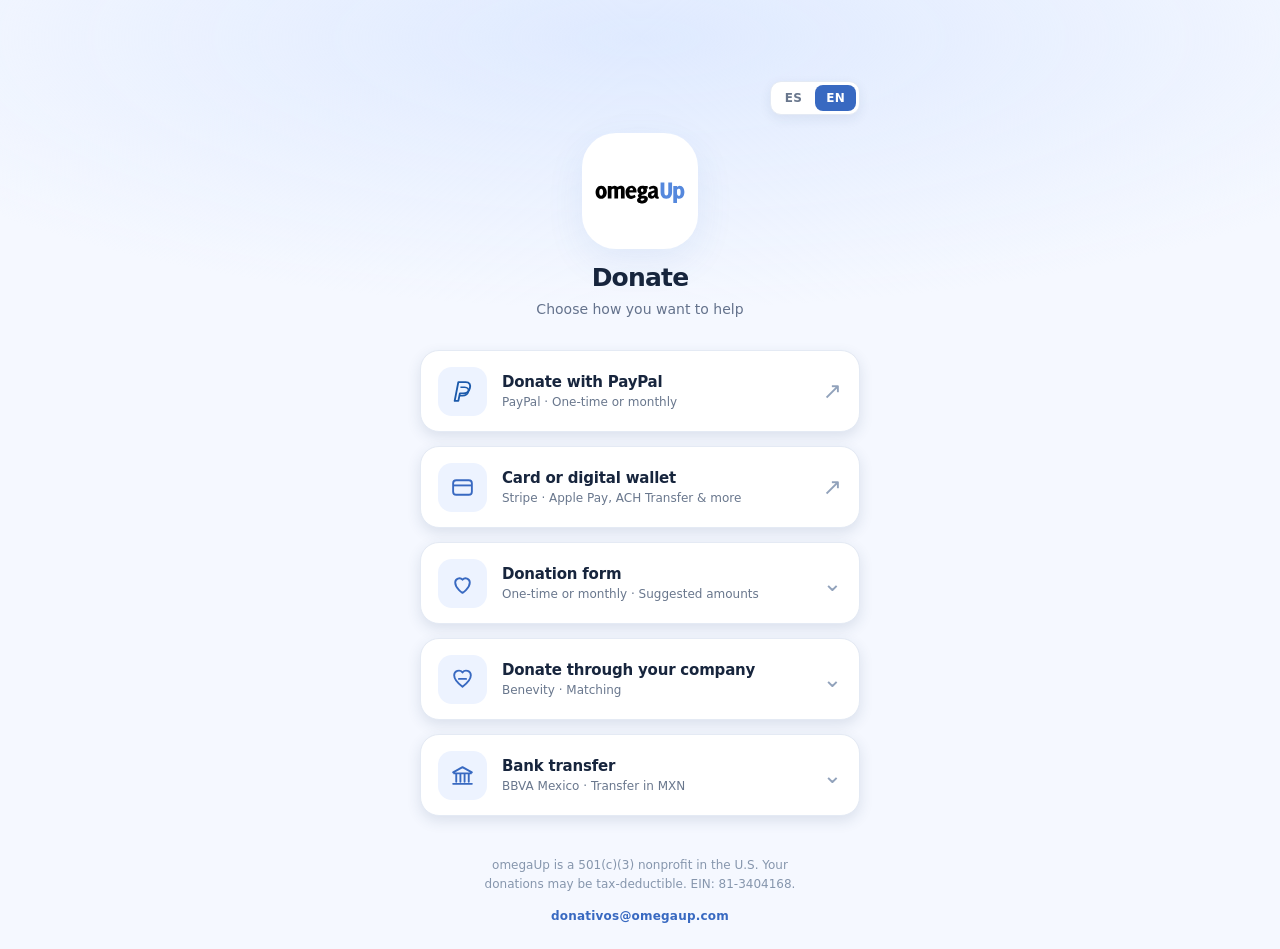
<file: index.html>
<!doctype html>
<html lang="es">
<head>
  <meta charset="utf-8">
  <meta name="viewport" content="width=device-width, initial-scale=1">
  <meta name="theme-color" content="#f5f8ff">
  <meta name="description" content="Elige cómo donar a omegaUp: Stripe, PayPal, Benevity o transferencia bancaria.">
  <meta property="og:type" content="website">
  <meta property="og:title" content="Donar a omegaUp">
  <meta property="og:description" content="Elige tu método de donación preferido.">
  <meta property="og:url" content="https://donate.omegaup.org/">
  <meta property="og:image" content="https://donate.omegaup.org/assets/logo-square.svg">
  <meta name="twitter:card" content="summary">
  <meta name="twitter:title" content="Donar a omegaUp">
  <meta name="twitter:description" content="Elige tu método de donación preferido.">
  <meta name="twitter:image" content="https://donate.omegaup.org/assets/logo-square.svg">
  <title>Donar a omegaUp</title>
  <link rel="icon" type="image/svg+xml" href="assets/logo-square.svg">
  <link rel="stylesheet" href="styles.css">
  <script defer src="links.js"></script>
  <script defer src="script.js"></script>
</head>
<body>
  <main class="page">
    <div class="lang-switch" role="group" aria-label="Language / Idioma">
      <button type="button" class="lang-btn" data-lang="es">ES</button>
      <button type="button" class="lang-btn" data-lang="en">EN</button>
    </div>
    <div class="brand">
      <div class="logo-wrap">
        <img src="assets/logo.svg" alt="omegaUp" class="logo" width="204" height="204">
      </div>
      <h1 data-i18n="title">Donaciones</h1>
      <p data-i18n="subtitle">Elige tu forma de apoyar</p>
    </div>
    <nav class="links" aria-label="Opciones para donar">
      <a class="link" data-method="paypal" hidden>
        <span class="button-icon paypal" aria-hidden="true"><svg viewBox="0 0 24 24" fill="none"><path d="M8 3h7c4 0 5 3 4 6-.7 3.2-3.1 4.8-6.5 4.8h-3L8 21H4.5L8 3Z" stroke="currentColor" stroke-width="1.8" stroke-linejoin="round"/><path d="M10 8h4c3 0 4.3 1.7 3.6 4.3-.7 2.5-2.2 3.7-5.6 3.7h-2.5" stroke="currentColor" stroke-width="1.5"/></svg></span>
        <span class="button-copy"><strong data-i18n="paypalTitle">Donar con PayPal</strong><small data-i18n="paypalSub">PayPal · Único o mensual</small></span>
        <span class="arrow" aria-hidden="true">↗</span>
      </a>
      <a class="link" data-method="stripe" hidden>
        <span class="button-icon" aria-hidden="true"><svg viewBox="0 0 24 24" fill="none"><rect x="3" y="5" width="18" height="14" rx="3" stroke="currentColor" stroke-width="1.8"/><path d="M3 10h18" stroke="currentColor" stroke-width="1.8"/></svg></span>
        <span class="button-copy"><strong data-i18n="stripeTitle">Tarjeta o pago digital</strong><small data-i18n="stripeSub">Stripe · Apple Pay, ACH Transfer y más</small></span>
        <span class="arrow" aria-hidden="true">↗</span>
      </a>

      <button type="button" class="link" id="keelaToggle" aria-expanded="false" aria-controls="keelaPanel" hidden>
        <span class="button-icon" aria-hidden="true"><svg viewBox="0 0 24 24" fill="none"><path d="M12 21s-7-4.5-7-10a4 4 0 0 1 7-2.6A4 4 0 0 1 19 11c0 5.5-7 10-7 10Z" stroke="currentColor" stroke-width="1.8" stroke-linejoin="round"/></svg></span>
        <span class="button-copy"><strong data-i18n="keelaTitle">Formulario de donación</strong><small data-i18n="keelaSub">Único o mensual · Montos sugeridos</small></span>
        <span class="arrow chevron" aria-hidden="true">⌄</span>
      </button>
      <div class="panel" id="keelaPanel" role="region" aria-label="Formulario de donación" hidden>
        <div class="keela-embed" id="keelaEmbed"></div>
      </div>

      <button type="button" class="link" id="benevityToggle" aria-expanded="false" aria-controls="benevityPanel" hidden>
        <span class="button-icon" aria-hidden="true"><svg viewBox="0 0 24 24" fill="none"><path d="M20 8c0 5-8 11-8 11S4 13 4 8a4.5 4.5 0 0 1 8-2.8A4.5 4.5 0 0 1 20 8Z" stroke="currentColor" stroke-width="1.8" stroke-linejoin="round"/><path d="M8.5 11.5h7" stroke="currentColor" stroke-width="1.7" stroke-linecap="round"/></svg></span>
        <span class="button-copy"><strong data-i18n="benevityTitle">Donar con tu empresa</strong><small data-i18n="benevitySub">Benevity · Matching</small></span>
        <span class="arrow chevron" aria-hidden="true">⌄</span>
      </button>
      <div class="panel" id="benevityPanel" role="region" aria-label="Donación con matching de empresa" hidden>
        <p data-i18n="benevityBody">Si tu empresa tiene programa de <strong>matching</strong>, puede duplicar tu aportación. Busca <strong>“omegaUp”</strong> en el portal de donaciones de tu empresa.</p>
        <p class="panel-note" data-i18n="benevityNote">Ejemplos (cada enlace funciona solo para empleados de esa empresa):</p>
        <div class="panel-links" id="benevityLinks"></div>
      </div>

      <button type="button" class="link" id="bankToggle" aria-expanded="false" aria-controls="bankPanel" hidden>
        <span class="button-icon" aria-hidden="true"><svg viewBox="0 0 24 24" fill="none"><path d="m3 9 9-5 9 5M4 10h16M6 10v8m4-8v8m4-8v8m4-8v8M3 20h18" stroke="currentColor" stroke-width="1.8" stroke-linecap="round" stroke-linejoin="round"/></svg></span>
        <span class="button-copy"><strong data-i18n="bankTitle">Transferencia bancaria</strong><small data-i18n="bankSub">BBVA México · Transferencia en MXN</small></span>
        <span class="arrow chevron" aria-hidden="true">⌄</span>
      </button>
      <div class="panel" id="bankPanel" role="region" aria-label="Datos para transferencia bancaria" hidden>
        <div class="bank-rows" id="bankRows"></div>
        <p class="panel-note" data-i18n="bankCopyNote">Toca cualquier dato para copiarlo.</p>
      </div>
    </nav>
    <p class="availability" id="availability" data-i18n="soon" hidden>Próximamente estarán disponibles los enlaces de donación.</p>
    <p class="tax-note" data-i18n="taxNote">omegaUp es una organización sin fines de lucro 501(c)(3) en EE.&nbsp;UU. Tus donativos pueden ser deducibles de impuestos. EIN: 81-3404168.</p>
    <footer>
      <a href="mailto:donativos@omegaup.com" class="footer-mail">donativos@omegaup.com</a>
    </footer>
  </main>
</body>
</html>
</file>
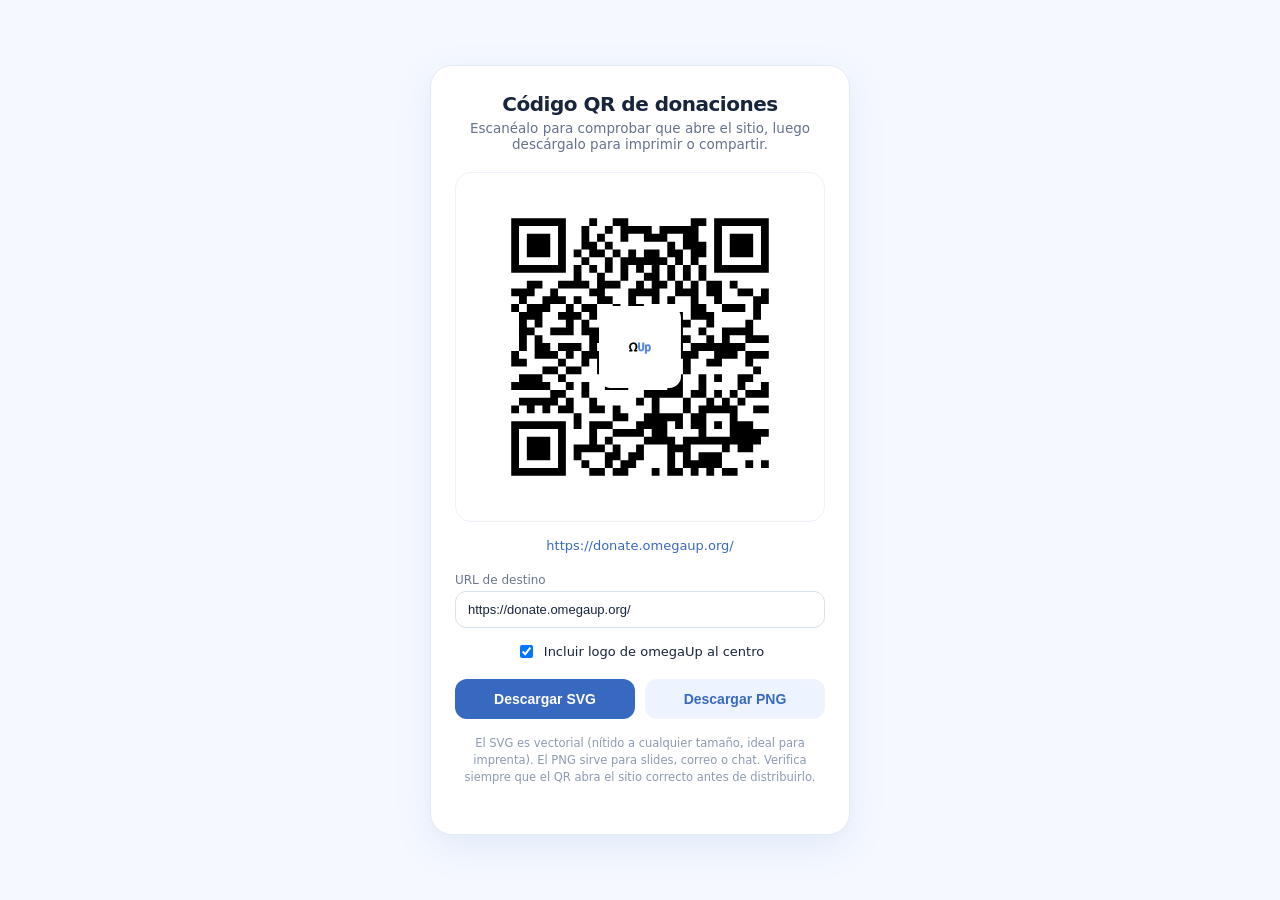
<file: qr.html>
<!doctype html>
<html lang="es">
<head>
  <meta charset="utf-8">
  <meta name="viewport" content="width=device-width, initial-scale=1">
  <meta name="robots" content="noindex">
  <title>QR · Donar a omegaUp</title>
  <style>
    :root { font-family: Inter, system-ui, -apple-system, "Segoe UI", sans-serif; color: #17253d; }
    * { box-sizing: border-box; }
    body { margin: 0; min-height: 100vh; background: #f5f8ff; display: grid; place-items: center; padding: 32px 18px; }
    .card { width: min(100%, 420px); background: #fff; border: 1px solid #e4eaf4; border-radius: 22px; box-shadow: 0 12px 38px #3b72bc1a; padding: 26px 24px 28px; text-align: center; }
    h1 { font-size: 20px; letter-spacing: -.5px; margin: 0 0 4px; }
    p { color: #64728c; font-size: 13.5px; margin: 0 0 20px; }
    .qr-box { background: #fff; border: 1px solid #eef2fa; border-radius: 16px; padding: 14px; display: grid; place-items: center; position: relative; }
    .qr-box svg { width: 100%; height: auto; max-width: 320px; display: block; }
    .qr-logo { position: absolute; width: 20%; height: 20%; left: 50%; top: 50%; transform: translate(-50%, -50%); background: #fff; border-radius: 10px; padding: 6px; box-shadow: 0 0 0 5px #fff; }
    .qr-logo img { width: 100%; height: 100%; object-fit: contain; display: block; }
    .url { margin: 16px 0 20px; font-size: 13px; color: #3869c1; word-break: break-all; }
    .controls { display: grid; gap: 14px; }
    label { font-size: 12px; color: #69778d; text-align: left; display: block; margin-bottom: 4px; }
    input[type="text"] { width: 100%; padding: 10px 12px; border: 1px solid #d8e1f0; border-radius: 11px; font-size: 13px; color: #17253d; }
    .toggle { display: flex; align-items: center; gap: 8px; font-size: 13px; color: #17253d; justify-content: center; }
    .btns { display: flex; gap: 10px; }
    button { flex: 1; cursor: pointer; border: 0; border-radius: 12px; padding: 12px; font-size: 14px; font-weight: 600; background: #3869c1; color: #fff; transition: background .15s; }
    button.secondary { background: #edf3ff; color: #3869c1; }
    button:hover { background: #2d579f; }
    button.secondary:hover { background: #dfeaff; }
    .hint { font-size: 11.5px; color: #8c9bb0; margin-top: 16px; line-height: 1.5; }
  </style>
</head>
<body>
  <div class="card">
    <h1>Código QR de donaciones</h1>
    <p>Escanéalo para comprobar que abre el sitio, luego descárgalo para imprimir o compartir.</p>
    <div class="qr-box" id="qrBox"></div>
    <div class="url" id="urlLabel"></div>
    <div class="controls">
      <div>
        <label for="urlInput">URL de destino</label>
        <input type="text" id="urlInput" value="https://donate.omegaup.org/">
      </div>
      <label class="toggle"><input type="checkbox" id="logoToggle" checked> Incluir logo de omegaUp al centro</label>
      <div class="btns">
        <button id="svgBtn">Descargar SVG</button>
        <button id="pngBtn" class="secondary">Descargar PNG</button>
      </div>
    </div>
    <p class="hint">El SVG es vectorial (nítido a cualquier tamaño, ideal para imprenta). El PNG sirve para slides, correo o chat. Verifica siempre que el QR abra el sitio correcto antes de distribuirlo.</p>
  </div>

  <script src="assets/qrcode.js"></script>
  <script>
    const qrBox = document.getElementById('qrBox');
    const urlInput = document.getElementById('urlInput');
    const urlLabel = document.getElementById('urlLabel');
    const logoToggle = document.getElementById('logoToggle');

    let logoDataUri = null;
    let currentSVG = '';

    const CELL = 16;      // px por módulo
    const MARGIN = 4;     // módulos de zona de silencio

    // Nivel H: hasta 30% de recuperación, necesario al poner un logo encima.
    function makeMatrix(text) {
      const qr = qrcode(0, 'H'); // 0 = selección automática de versión
      qr.addData(text, 'Byte');
      qr.make();
      return qr;
    }

    function buildSVG(qr, withLogo) {
      const count = qr.getModuleCount();
      const dim = (count + MARGIN * 2) * CELL;
      let path = '';
      for (let r = 0; r < count; r++) {
        for (let c = 0; c < count; c++) {
          if (qr.isDark(r, c)) {
            const x = (c + MARGIN) * CELL;
            const y = (r + MARGIN) * CELL;
            path += `M${x},${y}h${CELL}v${CELL}h-${CELL}z`;
          }
        }
      }
      let logo = '';
      if (withLogo && logoDataUri) {
        const ls = dim * 0.2;
        const lp = ls * 0.14;
        const lx = (dim - ls) / 2;
        logo =
          `<rect x="${(lx - lp).toFixed(1)}" y="${(lx - lp).toFixed(1)}" width="${(ls + lp * 2).toFixed(1)}" height="${(ls + lp * 2).toFixed(1)}" rx="${(ls * 0.18).toFixed(1)}" fill="#ffffff"/>` +
          `<image href="${logoDataUri}" x="${lx.toFixed(1)}" y="${lx.toFixed(1)}" width="${ls.toFixed(1)}" height="${ls.toFixed(1)}"/>`;
      }
      return `<svg xmlns="http://www.w3.org/2000/svg" width="${dim}" height="${dim}" viewBox="0 0 ${dim} ${dim}" role="img" aria-label="Código QR para donar a omegaUp">` +
        `<rect width="${dim}" height="${dim}" fill="#ffffff"/>` +
        `<path d="${path}" fill="#000000"/>` +
        logo +
        `</svg>`;
    }

    async function loadLogo() {
      try {
        const res = await fetch('assets/logo-square.svg');
        if (!res.ok) return;
        const text = await res.text();
        logoDataUri = 'data:image/svg+xml;base64,' + btoa(unescape(encodeURIComponent(text)));
      } catch { /* sin logo si no se puede cargar */ }
    }

    function render() {
      const url = urlInput.value.trim();
      urlLabel.textContent = url;
      if (!url) { qrBox.innerHTML = ''; return; }
      const qr = makeMatrix(url);
      currentSVG = buildSVG(qr, logoToggle.checked);
      qrBox.innerHTML = currentSVG;
    }

    function download(filename, blob) {
      const a = document.createElement('a');
      a.href = URL.createObjectURL(blob);
      a.download = filename;
      a.click();
      setTimeout(() => URL.revokeObjectURL(a.href), 1000);
    }

    document.getElementById('svgBtn').addEventListener('click', () => {
      download('omegaup-donate-qr.svg', new Blob([currentSVG], { type: 'image/svg+xml' }));
    });

    document.getElementById('pngBtn').addEventListener('click', () => {
      const img = new Image();
      const svgBlob = new Blob([currentSVG], { type: 'image/svg+xml' });
      const svgUrl = URL.createObjectURL(svgBlob);
      img.onload = () => {
        const scale = 2;
        const canvas = document.createElement('canvas');
        canvas.width = img.width * scale;
        canvas.height = img.height * scale;
        const ctx = canvas.getContext('2d');
        ctx.fillStyle = '#ffffff';
        ctx.fillRect(0, 0, canvas.width, canvas.height);
        ctx.drawImage(img, 0, 0, canvas.width, canvas.height);
        canvas.toBlob((blob) => download('omegaup-donate-qr.png', blob), 'image/png');
        URL.revokeObjectURL(svgUrl);
      };
      img.src = svgUrl;
    });

    urlInput.addEventListener('input', render);
    logoToggle.addEventListener('change', render);

    loadLogo().then(render);
  </script>
</body>
</html>
</file>
<file: styles.css>
:root{font-family:Inter,ui-sans-serif,system-ui,-apple-system,BlinkMacSystemFont,"Segoe UI",sans-serif;color:#17253d;background:#f5f8ff;font-synthesis:none;-webkit-font-smoothing:antialiased}*{box-sizing:border-box}body{margin:0;min-height:100vh;background:radial-gradient(ellipse 70% 30% at 50% 4%,#dfeaff 0,transparent 95%),#f5f8ff}.page{width:min(100% - 36px,440px);min-height:100svh;margin:auto;padding:clamp(48px,9vh,100px) 0 26px;display:flex;flex-direction:column;align-items:center}.brand{text-align:center;width:100%;margin-bottom:33px}.logo-wrap{width:116px;height:116px;margin:0 auto 14px;border-radius:34px;background:white;box-shadow:0 12px 38px #3b72bc17;display:grid;place-items:center}.logo{width:106px;height:106px;object-fit:contain}.brand h1{font-size:25px;line-height:1.2;letter-spacing:-.8px;font-weight:760;margin:0 0 8px}.brand p{color:#64728c;font-size:14px;margin:0}.links{width:100%;display:grid;gap:14px}.link{color:#17253d;text-decoration:none;background:#fff;min-height:82px;border:1px solid #e4eaf4;border-radius:19px;box-shadow:0 5px 14px #263f6820;display:flex;align-items:center;gap:15px;padding:15px 17px;transition:transform .18s,box-shadow .18s,border-color .18s}.link[hidden]{display:none}.link:hover{transform:translateY(-3px);border-color:#8daeea;box-shadow:0 12px 24px #335ba528}.link:focus-visible{outline:3px solid #5588dd;outline-offset:4px}.button-icon{background:#edf3ff;color:#3869c1;width:49px;height:49px;border-radius:14px;flex:0 0 49px;display:grid;place-items:center}.button-icon svg{width:25px;height:25px}.button-icon.paypal{color:#1c5aab}.button-copy{display:flex;flex-direction:column;gap:4px;min-width:0;flex:1}.button-copy strong{font-size:15px;font-weight:700;letter-spacing:-.2px}.button-copy small{font-size:12px;color:#69778d}.arrow{color:#91a2bb;font-size:23px;line-height:1}footer{margin-top:auto;padding-top:52px;font-size:12px;color:#8c9bb0;letter-spacing:.2px}.availability{text-align:center;font-size:13px;color:#75839c;margin-top:20px;line-height:1.6}@media(max-width:370px){.page{width:calc(100% - 26px)}.link{padding:13px 12px;gap:11px}.button-copy strong{font-size:14px}}@media(prefers-reduced-motion:reduce){.link{transition:none}}

/* Botones que abren panel (Benevity, banco) */
button.link{width:100%;font-family:inherit;text-align:left;cursor:pointer}
.chevron{transition:transform .2s}
button.link[aria-expanded="true"] .chevron{transform:rotate(180deg)}
/* Paneles desplegables */
.panel{background:#fff;border:1px solid #e4eaf4;border-top:0;border-radius:0 0 19px 19px;margin-top:-16px;padding:20px 18px 18px;box-shadow:0 5px 14px #263f6814;animation:panelIn .18s ease}
.panel[hidden]{display:none}
@keyframes panelIn{from{opacity:0;transform:translateY(-6px)}to{opacity:1;transform:none}}
.panel p{margin:0 0 12px;font-size:13.5px;color:#4a596f;line-height:1.5}
.panel p:last-child{margin-bottom:0}
.panel-note{font-size:12px;color:#75839c}
.panel-links{display:flex;flex-wrap:wrap;gap:8px}
.panel-link{flex:1 1 auto;text-align:center;text-decoration:none;font-size:13px;font-weight:600;color:#3869c1;background:#edf3ff;border-radius:11px;padding:10px 12px;transition:background .15s}
.panel-link:hover{background:#dfeaff}
.panel-link:focus-visible{outline:3px solid #5588dd;outline-offset:2px}
/* Filas de datos bancarios */
.bank-rows{display:grid;gap:9px;margin-bottom:12px}
.bank-row{display:flex;align-items:center;gap:10px;width:100%;text-align:left;background:#f7faff;border:1px solid #e9eff8;border-radius:12px;padding:10px 12px;font-family:inherit}
.bank-row.copyable{cursor:pointer;transition:border-color .15s,background .15s}
.bank-row.copyable:hover{border-color:#8daeea;background:#eff5ff}
.bank-row.copyable:focus-visible{outline:3px solid #5588dd;outline-offset:2px}
.bank-row.copied{border-color:#4caf7d;background:#eafaf1}
.bank-label{font-size:11.5px;color:#75839c;flex:0 0 auto;min-width:92px}
.bank-value{font-size:14px;font-weight:600;color:#17253d;letter-spacing:.3px;flex:1;word-break:break-all}
.bank-copy{font-size:11px;font-weight:700;color:#3869c1;flex:0 0 auto}
.bank-row.copied .bank-copy{color:#2e9e68}

/* Selector de idioma */
.lang-switch{align-self:flex-end;display:inline-flex;gap:2px;background:#fff;border:1px solid #e4eaf4;border-radius:11px;padding:3px;box-shadow:0 4px 12px #263f6814;margin-bottom:18px}
.lang-btn{font-family:inherit;cursor:pointer;border:0;background:transparent;color:#69778d;font-size:12px;font-weight:700;letter-spacing:.3px;padding:6px 11px;border-radius:8px;transition:background .15s,color .15s}
.lang-btn:hover{color:#3869c1}
.lang-btn.active{background:#3869c1;color:#fff}
.lang-btn:focus-visible{outline:3px solid #5588dd;outline-offset:2px}

/* Nota fiscal (501c3) */
.tax-note{text-align:center;font-size:12px;color:#8696ad;line-height:1.55;margin:auto auto 0;padding-top:40px;max-width:340px}
footer{margin-top:0;padding-top:16px}

/* Unir botón y panel sin muescas al estar expandido */
button.link[aria-expanded="true"]{border-radius:19px 19px 0 0;border-bottom-color:transparent}
button.link[aria-expanded="true"]:hover{transform:none;box-shadow:0 5px 14px #263f6820}
/* Al pasar el mouse sobre el conjunto expandido, el borde azul rodea todo.
   El borde inferior del botón queda transparente para que el contorno sea continuo. */
button.link[aria-expanded="true"]:hover{border-color:#8daeea;border-bottom-color:transparent}
button.link[aria-expanded="true"]:hover + .panel{border-color:#8daeea}
/* Hover sobre el panel: resalta también el botón anterior (navegadores con :has) */
.panel:hover{border-color:#8daeea}
button.link[aria-expanded="true"]:has(+ .panel:hover){border-color:#8daeea;border-bottom-color:transparent}

/* Correo en el footer */
footer{text-align:center}
.footer-mail{color:#3869c1;text-decoration:none;font-weight:600}
.footer-mail:hover{text-decoration:underline}
.footer-mail:focus-visible{outline:3px solid #5588dd;outline-offset:2px;border-radius:3px}

/* Formulario embebido de Keela */
.keela-embed{min-height:10px}
.keela-iframe{width:100%;height:620px;border:0;border-radius:12px;display:block;background:#fff}
@media(max-width:400px){.keela-iframe{height:680px}}
</file>
